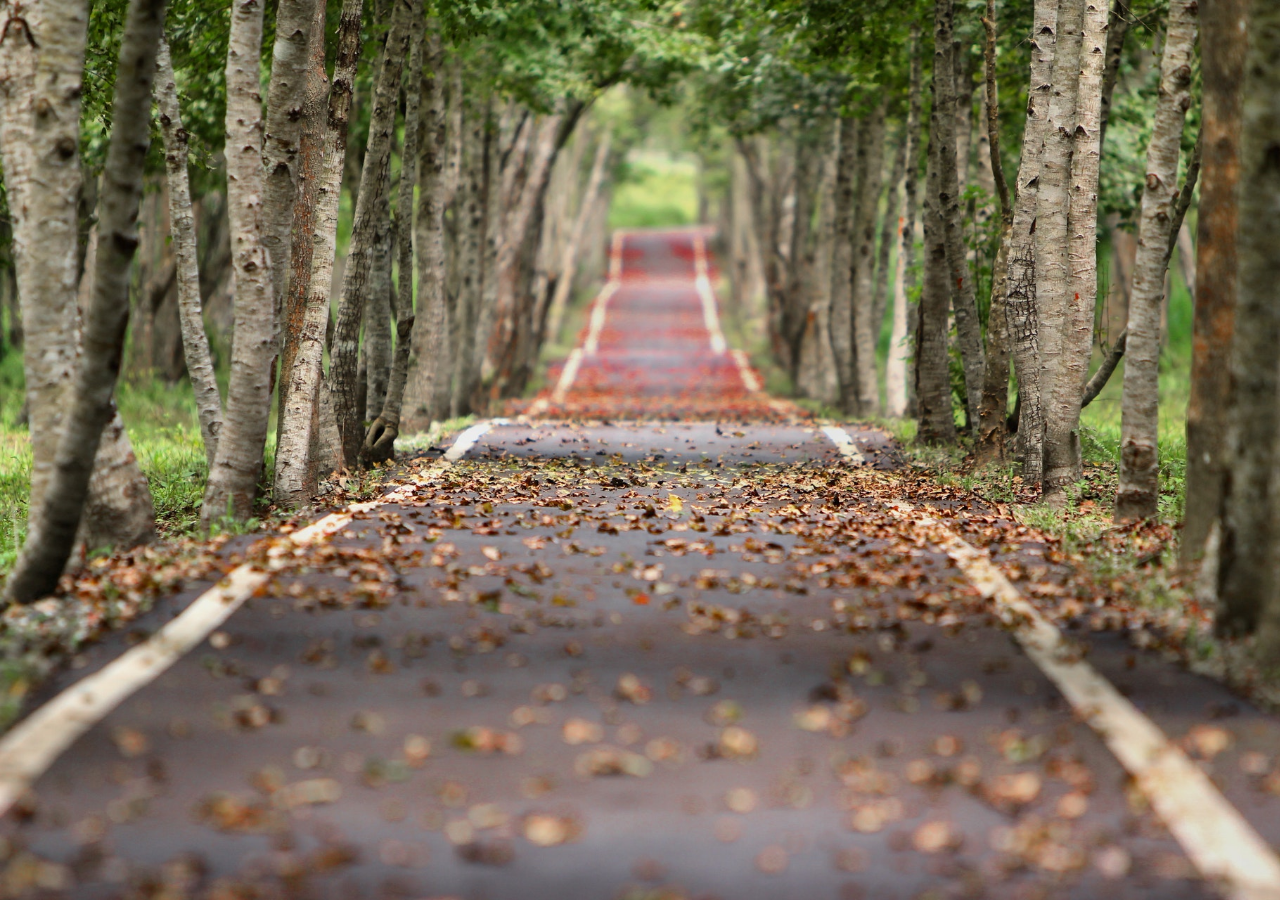
<file: index.html>
<!DOCTYPE html>
<html lang="ko">
<head>
	<meta charset="UTF-8">
	<meta name="viewport" content="width=device-width, initial-scale=1.0">
	<title>미디어쿼리 적용</title>
	<style>
		body{
			background: url("images/KakaoTalk_20240115_095454937.jpg") no-repeat fixed;
			background-size: cover;
		}
		@media all and (max-width: 1024px){
		body{
			background: url("images/KakaoTalk_20240115_095454937_01.jpg") no-repeat fixed;
		}
	}
	/* 가로가 768px */
	@media all and (max-width: 768px){
		body{
			background: url("images/KakaoTalk_20240115_095454937_02.jpg") no-repeat fixed;
		}
	}
	/* 가로가 320px */
	@media all and (max-width: 320px){
		body{
			background: url("images/KakaoTalk_20240115_095454937_03.jpg") no-repeat fixed;
		}
	}
	</style>
</head>
<body>
	
</body>
</html>
</file>
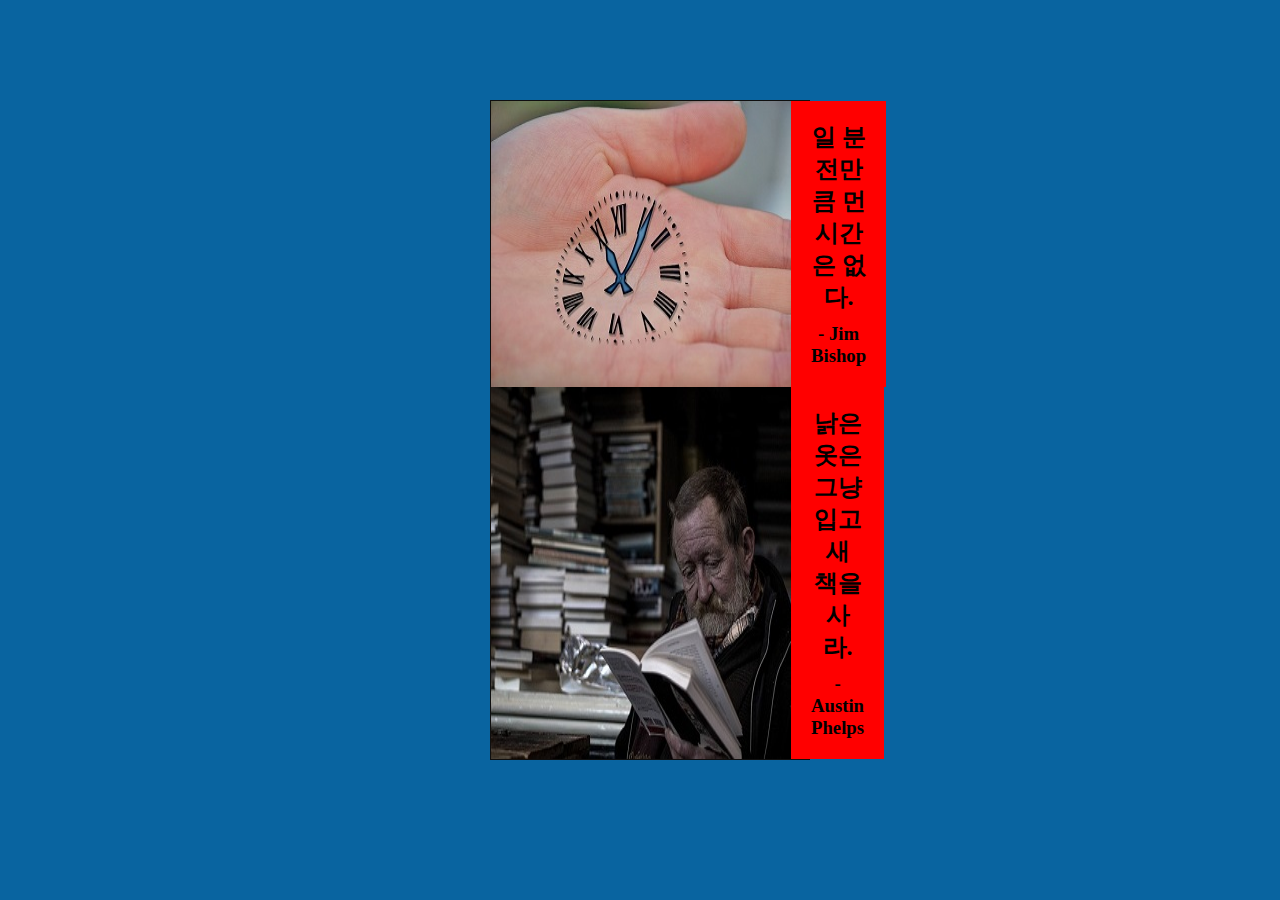
<file: mq1.html>
<!DOCTYPE html>
<html lang="ko">
  <head>
    <meta charset="UTF-8" />
    <meta name="viewport" content="width=device-width, initial-scale=1.0" />
    <link rel="stylesheet" href="css/mq1.css">
    <title>반응형 예제</title>
  </head>
  <body>
    <div id="container">
      <ul class="card">
        <li>
          <img src="images/KakaoTalk_20240115_103701341_01.jpg"손바닥시계" />
          <div class="words">
            <h2>일 분 전만큼 먼 시간은 없다.</h2>
            <h3>- Jim Bishop</h3>
          </div>
        </li>
        <li>
          <img src="images/KakaoTalk_20240115_103701341.jpg" alt="손바닥시계" />
          <div class="words">
            <h2>낡은 옷은 그냥 입고 새 책을 사라.</h2>
            <h3>- Austin Phelps</h3>
          </div>
        </li>
      </ul>
    </div>
  </body>
</html>
</file>
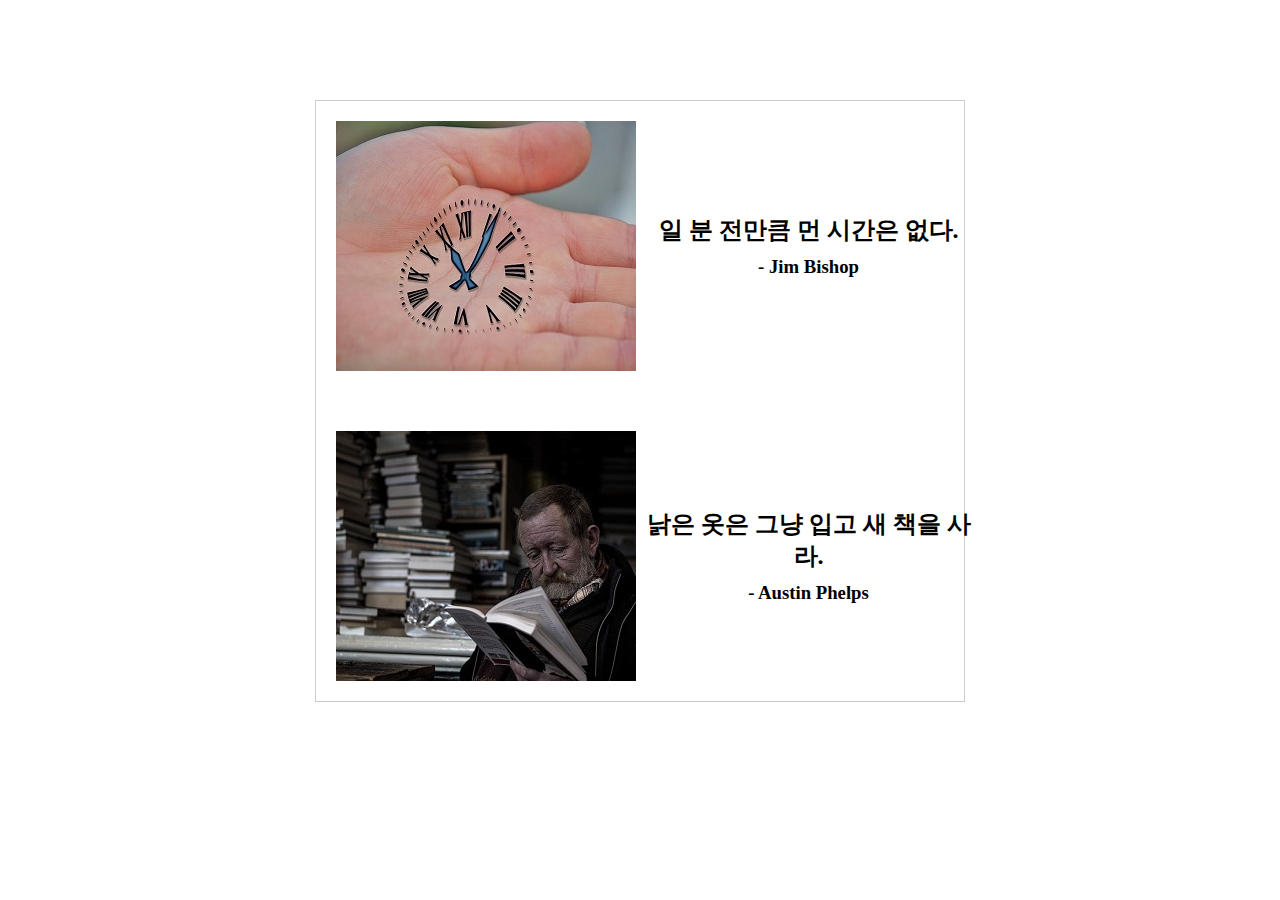
<file: mq2.html>
<!DOCTYPE html>
<html lang="ko">
  <head>
    <meta charset="UTF-8" />
    <meta name="viewport" content="width=device-width, initial-scale=1.0" />
    <link rel="stylesheet" href="css/mq2.css">
    <title>반응형 연습</title>
  </head>
  <body>
    <div id="container">
      <ul class="card">
        <li>
          <img src="images/KakaoTalk_20240115_103701341_01.jpg"손바닥시계" />
          <div class="words">
            <h2>일 분 전만큼 먼 시간은 없다.</h2>
            <h3>- Jim Bishop</h3>
          </div>
        </li>
        <li>
          <img src="images/KakaoTalk_20240115_103701341.jpg" alt="손바닥시계" />
          <div class="words">
            <h2>낡은 옷은 그냥 입고 새 책을 사라.</h2>
            <h3>- Austin Phelps</h3>
          </div>
        </li>
      </ul>
    </div>
  </body>
</html>
</file>
<file: css/mq1.css>
@charset "utf-8";
*{margin: 0;
  padding: 0;
box-sizing: border-box;
}
ul{
	list-style: none;
}
body{
	background-color: rgb(9,100,160);
}
#container{
	width: 320px;
	margin: 100px auto;

}
.card{
	position: relative;
	width: 300px;
	background-color: #fff;
	margin: 20px 10px;
	border: 1px solid #0f0f0f;
	text-align: center;
}
.words{
	padding: 10px;
}
/* 반응형 적용 */
@media all and (min-width:768px) and (max-width:1439px) {
	#container{
		margin: 100px auto;
	
	}
	.card{
		width: 100%;
	}
	.card > li{
		display: flex;
	}
.words{
	display: flex;
	flex-direction: column;
	background-color: red;
	justify-content: center;
	gap: 10px;
	padding: 20px;
}
}
</file>
<file: css/mq2.css>
@charset "utf-8";
*{
	margin: 0;
	padding: 0;
	box-sizing: border-box;

}
ul{
	list-style: none;
}
#container{
	margin: 100px auto;
	width: 100%;
	max-width: 650px;
	border: 1px solid #ccc;
}
.card{
	display: flex;
	flex-direction: column;
	gap: 20px;
}
.card li{
	display: flex;
	gap: 10px;
	padding: 20px;
	text-align: center;
}
.words{
	display: flex;
	width: 100%;
	min-width: calc(650px / 2);
	flex-direction: column;
	justify-content: center;
	gap:10px;
}
/* 너비 768px일때 */
/* @media all and (max-width:768px){
	.card li{
		gap: 10px;
		font-size: 14;
		color: red;
		flex-direction: column;
	}
	#container{
		margin: 100px auto;
		width: 40%;
		max-width: 650px;
		background-color: antiquewhite;
	}
} */

/* 너비 320px일때 */
/* 검정컬러 */
/* 폰트사이즈 13px */
/* 카드안 있는 padding 10px */
@media all and (max-width:320px){
	#container{
		border: 1px solid #ccc;
		width: 100%;
		
	}
	.card li{
		/* display: flex; */
		/* gap: 10px; */
		/* padding: 20px; */
		/* text-align: center; */
		/* font-size: 13px; */
		/* color: blueviolet; */
	}
	.words{
		/* font-size: 8px; */
		
	}
}
</file>
